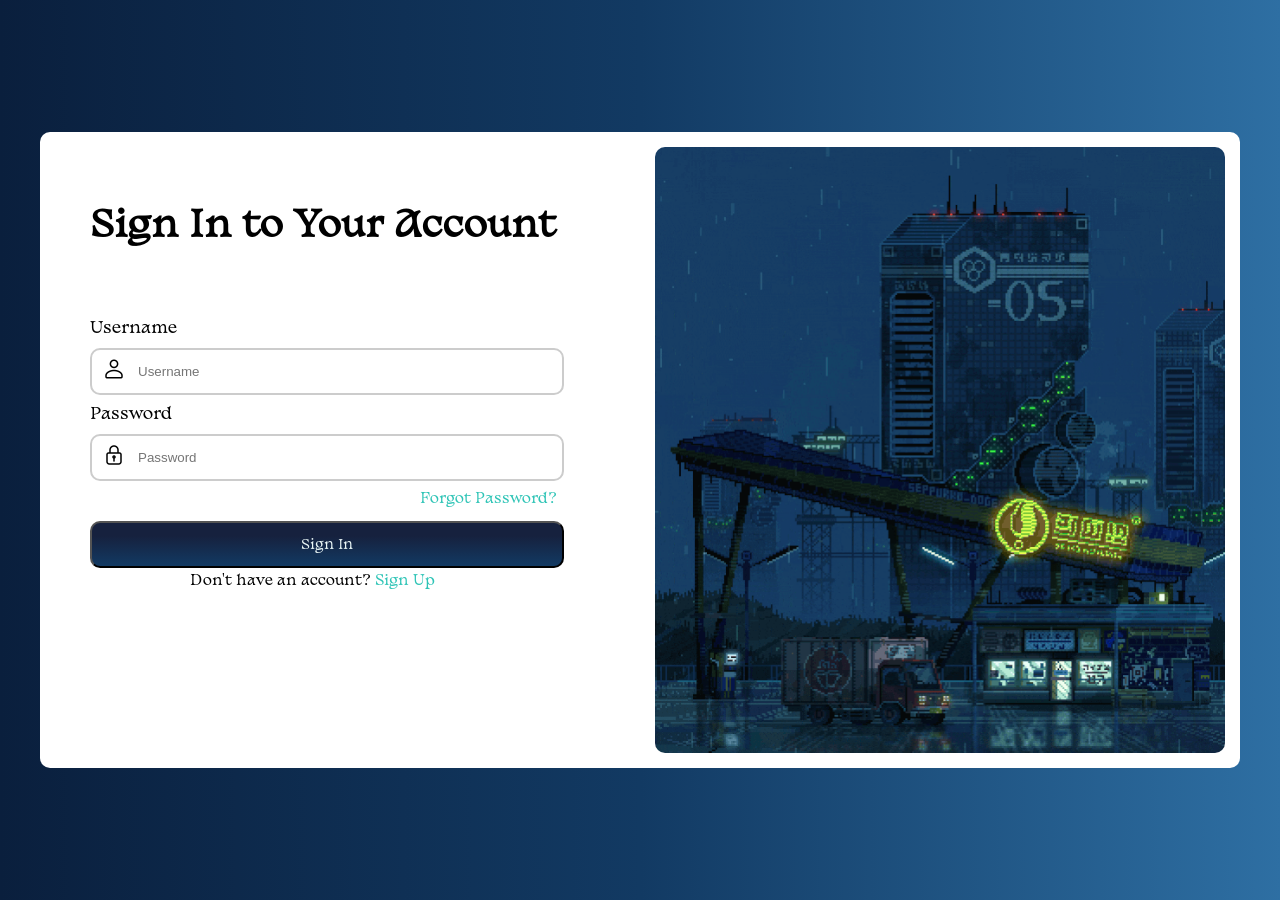
<file: index.html>
<!DOCTYPE html>
<html lang="id">
    <head>
        <link rel="stylesheet" href="css/index.css">
    <title>Game Tracker</title>
    <meta charset="UTF-8">
    <meta name="viewport" content="width=device-width, initial-scale=1.0">
</head>
<body>
    <!-- <div class="container"> -->
        <div class="kotak">
        <!-- https://dribbble.com/shots/19911496-Log-in-page 
        Design Login Form 1-->
        <!-- https://fontawesome.com/sessions/sign-in?next=%2Faccount%2Fgeneral? 
        Design Login Form 2-->
        <!-- https://dribbble.com/shots/24671160-Fillianta-Sign-Up
         Design Login Form 3 -->
        <!-- https://icon-sets.iconify.design/?query=lock
        Icon Design -->
        <div class="form-login">
            <h1>Sign In to Your Account</h1>
            <form action="login.php" method="POST">
                <label>Username</label>
                <label class="input-login">
                    <span class="icon" for="username"><img src="./icon/proicons--person.png" alt="un"></span>
                    <input type="text" placeholder="Username" id="username" name="username">
                </label>
                <label>Password</label>
                <label class="input-login">
                    <span class="icon"><img src="./icon/si--lock-line.png" alt="pw"></span>
                    <input type="password" placeholder="Password" id="password" name="password">
                </label>
                <a href="#" class="forgot-password" onclick="bukalp()">Forgot Password?</a>
                <button type="submit" class="btn-login">Sign In</button>
            </form>
            <div class="overlay" id="overlayy">
                <div class="popup">
                    <form action="ganti_pw.php" method="POST">
                        <h2>Ganti Password</h2>
                        <div class="keluar">
                            <a href="#" onclick="tutuplp()"><img src="icon/cross-icon.png"></a>
                        </div>
                        <label>Email</label>
                        <input type="email" class="input-lp" placeholder="Example@gmail.com" name="email_su" >
                        <label>Username</label>
                        <input type="text" class="input-lp" placeholder="Username" name="username_su">
                        <label>Password Baru</label>
                        <input type="password" class="input-lp" placeholder="Password Baru" name="password_baru_su">
                        <button type="submit" class="btn-reset">Ganti Password</button>
                    </form>
                </div>
            </div>
                <div class="create-account">
                    <p>Don't have an account? <a href="sign-up.html">Sign Up</a></p>
                </div>
        </div>
        <div class="kotak-login">
            <img src="./background/pombensin-kecil.gif" alt="hujan">
        </div>
    </div>
    <script>
        function bukalp() {
            document.getElementById("overlayy").style.display = "flex";
        }
        function tutuplp(){
            document.getElementById("overlayy").style.display = "none";
        }
    </script>
</body>
</html>
</file>
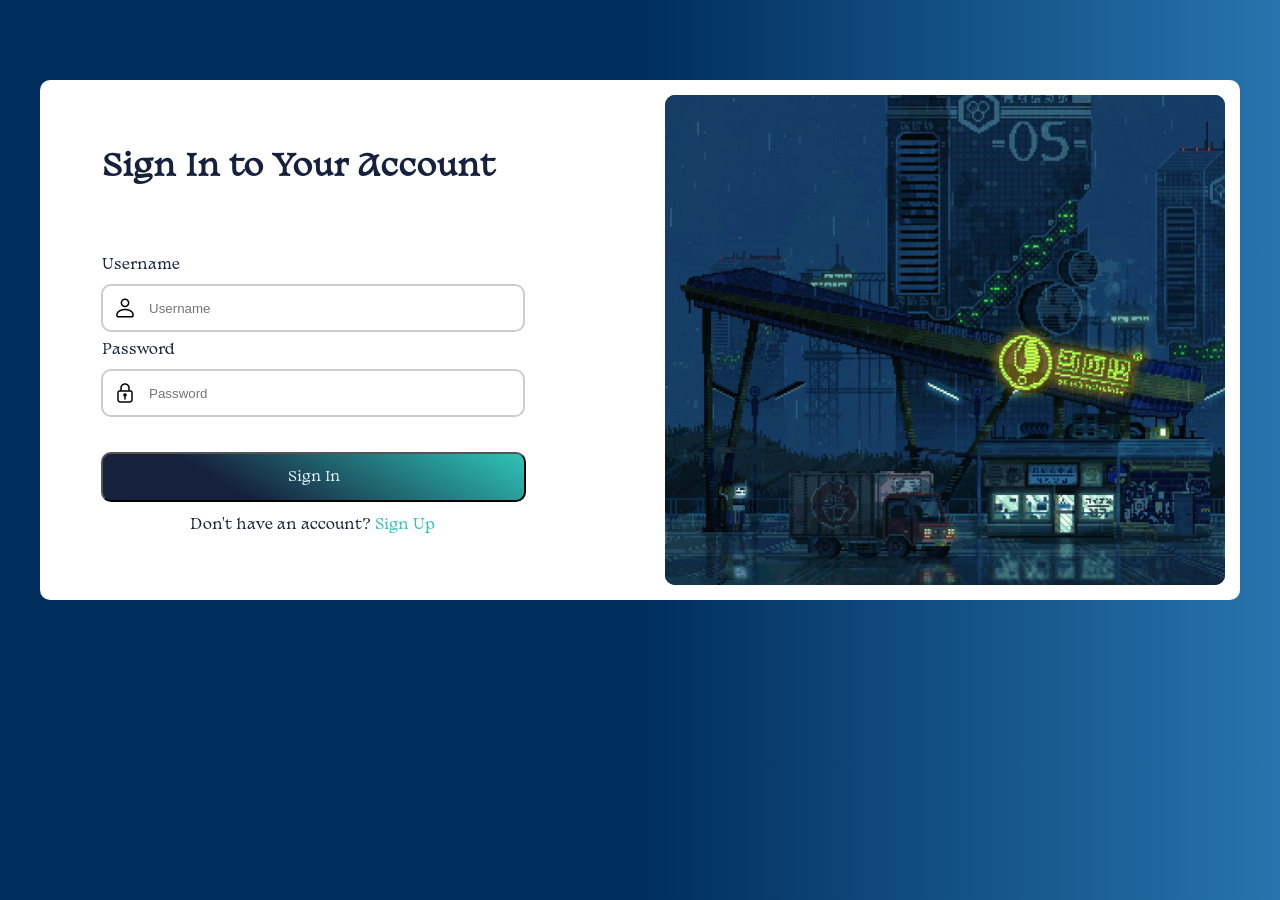
<file: login.html>
<link rel="stylesheet" href="login.css">
<!DOCTYPE html>
<html lang="id">
<head>
    <title>Game Tracker</title>
</head>
<body>
    <div class="kotak">
        <!-- https://dribbble.com/shots/19911496-Log-in-page 
        Design Login Form 1-->
        <!-- https://fontawesome.com/sessions/sign-in?next=%2Faccount%2Fgeneral? 
        Design Login Form 2-->
        <!-- https://dribbble.com/shots/24671160-Fillianta-Sign-Up
         Design Login Form 3 -->
        <!-- https://icon-sets.iconify.design/?query=lock
        Icon Design -->
        <div class="form-login">
            <h1>Sign In to Your Account</h1>
            <form action="">
                <label for="username">Username</label>
                <div class="input-login">
                    <span class="icon"><img src="./icon/proicons--person.png" alt="un"></span>
                    <input type="text" placeholder="Username" id="username">
                </div>
                <label for="password" class="label">Password</label>
                <div class="input-login">
                    <span class="icon"><img src="./icon/si--lock-line.png" alt="pw"></span>
                    <input type="password" placeholder="Password" id="password">
                </div>
                <button type="button" class="btn-login" onclick="window.location.href='dashboard.html'">Sign In</button>
                <div class="create-account">
                    <p>Don't have an account? <a href="sign-up.html">Sign Up</a></p>
                </div>
            </form>
        </div>
        <div class="kotak-login">
            <img src="./background/pombensin-kecil.gif" alt="hujan">
        </div>
    </div>
</body>
</html>
</file>
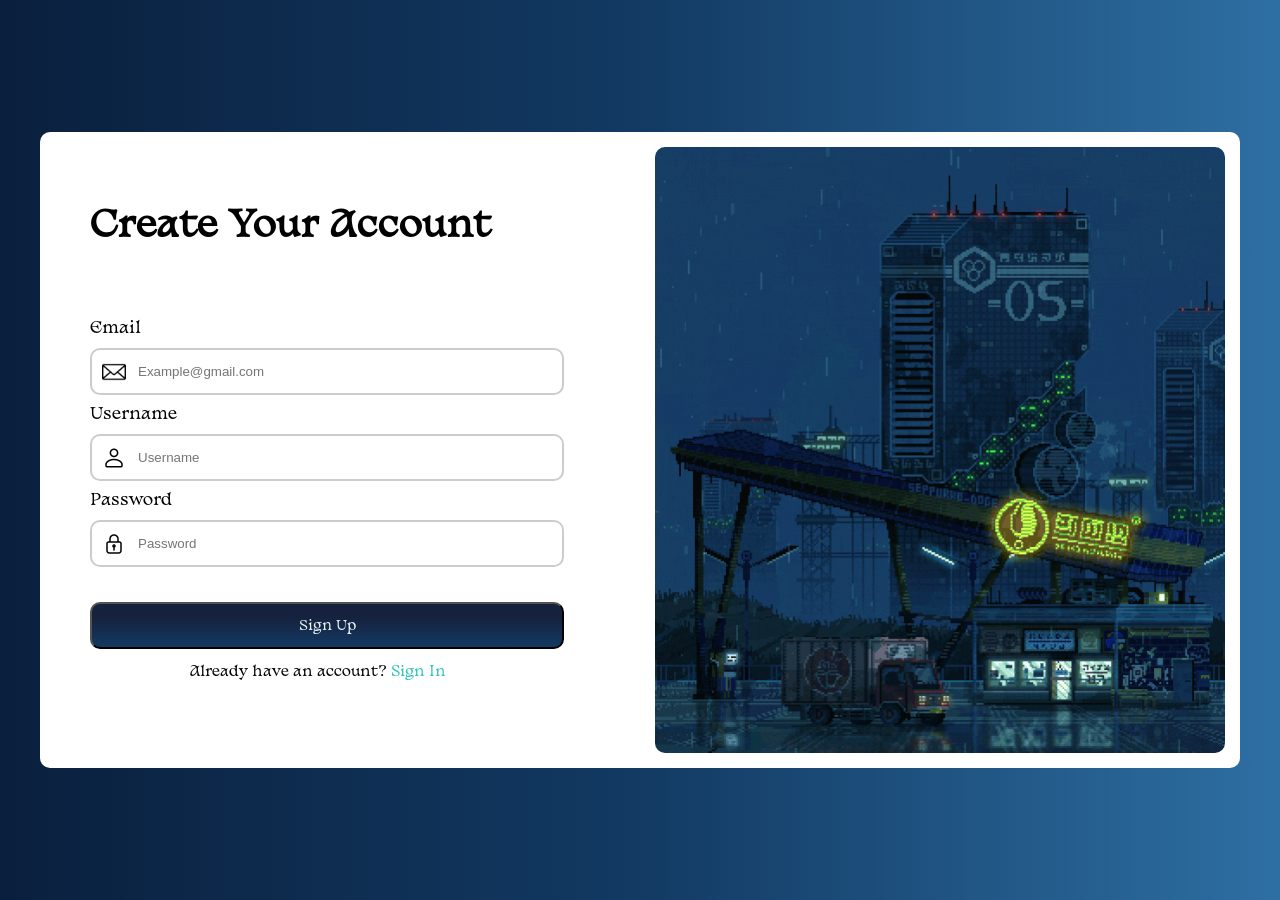
<file: sign-up.html>
<link rel="stylesheet" href="css/sign-up.css">
<!DOCTYPE html>
<html lang="id">
<head>
    <title>Game Tracker</title>
    <meta charset="UTF-8">
    <meta name="viewport" content="width=device-width, initial-scale=1.0">
</head>
<body>
    <div class="kotak">
        <div class="form-sign-in">
            <h1>Create Your Account</h1>
            <form action="register.php" method="POST">
                <label>Email</label>
                <label class="input-sign-in">
                <span class="icon"><img src="./icon/email.png" alt="un"></span>
                <input type="email" placeholder="Example@gmail.com" id="email" name="email_su" required>
                </label>
                <label>Username</label>
                <label class="input-sign-in">
                <span class="icon"><img src="./icon/proicons--person.png" alt="un"></span>
                <input type="text" placeholder="Username" id="username" name="username_su" required>
                </label>
                <label>Password</label>
                <label class="input-sign-in">
                <span class="icon"><img src="./icon/si--lock-line.png" alt="pw"></span>
                <input type="password" placeholder="Password" id="password" name="password_su" required>
                </label>
                <button type="submit" class="btn-sign-in" value="register">Sign Up</button>
                <div class="already">
                    <p>Already have an account? <a href="index.php">Sign In</a></p>
                </div>
            </form>
        </div>
        <div class="kotak-sign-in">
            <img src="./background/pombensin-kecil.gif" alt="hujan">
        </div>
    </div>
</body>
</html>
</file>
<file: css/index.css>
body{
    margin: 0;
    font-family: 'Basteleur-Moonlight', sans-serif;
    background: linear-gradient(to right,#0A1F3D, #123A63, #2E6FA3);
    min-height: 100vh;
    display: flex;
    justify-content: center;
    align-items: center;
}
*{
    box-sizing: border-box;
}
@font-face {
    font-family: 'Basteleur-Moonlight';
    src: url('../webfonts/Basteleur-Moonlight.woff') format('woff2');
    font-weight: normal;
    font-style: normal;
}

.kotak{
    width: 100%;
    max-width:1200px;
    background-color: white;
    border-radius: 10px;
    margin: 0;
    display: flex;
    overflow: hidden;
}
.form-login{
    display: flex;
    flex-direction: column;
    padding: 50px 0px 50px 50px;
    max-width: 600px;
    width: 100%;
}
.kotak-login{
    border-radius: 10px;
    width: 600px;
    display: flex;
    margin: 15px;
}
.kotak-login img{
    width: 100%;
    height: 100%;
    object-fit: cover;
    object-position: bottom;
    border-radius: 10px;
}
.form-login form{
    display: flex;
    flex-direction: column;
    gap: 10px;
    font-size: 14px;
}
.form-login h1{
    font-size: 36px;
    margin-bottom: 70px;
}
.form-login input{
    max-width: 410px;
    width: 100%;
    height: 100%;
    max-height: 47px; 
    border-radius: 5px;
    border: none;
    background: none;
    outline: none;
    color: #16213E;
}
.form-login label, .form-login p{
    font-size: 16px;
}
.icon img{
    width: 24px;
    height: 24px;
}
.input-login{
    display: flex;
    align-items: center;
    border: 2px solid #ccc;
    border-radius: 10px;
    padding: 10px;
    gap: 10px;
    max-width: 474px;
    width: 100%;
    max-height: 47px;
    height: 100%;
}
.input-login:focus-within{
    border: 2px solid #16213E;
}
.btn-login{
    font-family: 'Basteleur-Moonlight', sans-serif;
    margin-top: 4px;
    background: linear-gradient(#16213E 30%, #123A63 100%);
    outline: none;
    max-width: 474px;
    width: 100%;
    height: 47px;  
    border-radius: 10px;
    color: #EAF6F6;
    cursor: pointer;
}
.forgot-password{
    font-family: 'Basteleur-Moonlight', sans-serif;
    text-decoration: none;
    color: #2ec4b6;
    font-size: 14px;
    margin-left: 330px;
    width: 148px;
    background: none;
    outline: none;
    border: none;
    cursor: pointer;

}
.forgot-password:hover{
    color: #123A63;
}
.overlay{
    position: fixed;
    top: 0;
    left: 0;
    width: 100%;
    height: 100%;
    background: rgba(0,0,0,0.4);
    backdrop-filter: blur(5px);
    display: none;
    justify-content: center;
    align-items: center;
}
.popup{
    background-color:#131B32;
    width: 500px;
    height: auto;
    padding: 15px;
    border-radius: 10px;
    color: white;
    /* border: px solid #ccc; */
}
.popup h2{
    display: block;
    margin: 0px;
    margin-bottom: 20px;
    text-align: center;
}
.popup label{
    font-family: 'Basteleur-Moonlight',sans-serif;
}
.popup .keluar{
    width: 32px;
    height: 32px;
    border: 2px solid #ccc;
    border-radius: 10px;
    display: flex;
    align-items: center;
    justify-content: center;
    margin: -58px auto auto 440px;
}

.popup .keluar img, a{
    width: 16px;
    height: 16px;
    /* margin: auto; */
}
.overlay label{
    display:block;
    margin: 0px 11px;
}
.overlay .input-lp{
    display: flex;
    align-items: center;
    border: 2px solid #ccc;
    border-radius: 10px;
    padding: 10px;
    gap: 10px;
    width: 400px;
    margin-left: 11px;
    background: white;
}
.btn-reset{
    border: 2px solid #ccc;
    border-radius: 10px;
    width: 200px;
    height: 30px;
    margin: 10px auto;
    cursor: pointer;
}
.create-account{
    margin-top: -20px;
}
.create-account a{
    text-decoration: none;
    color: #2EC4B6;
    font-size: 14px;
}
.create-account a:hover{
    color: #123A63;
}
.create-account p{
    font-size: 14px;
    margin: 25px 0px 0px 100px;
}
.btn-login:hover{
    background: #123A63;
}
</file>
<file: login.css>
body{
    color: #16213E;
    margin: auto;
    font-family: 'Basteleur-Moonlight', sans-serif;
    background: linear-gradient(to right, #002E5D, #002E5D, #2774ae);
}

@font-face {
    font-family: 'Basteleur-Moonlight';
    src: url('./webfonts/Basteleur-Moonlight.woff') format('woff2');
    font-weight: normal;
    font-style: normal;
}
.kotak{
    width: 1200px;
    height: 520px;
    background-color: white;
    border-radius: 10px;
    margin: 80px auto;
    display: flex;
    overflow: hidden;
}
.form-login{
    display: flex;
    flex-direction: column;
    padding: 50px 0px 50px 50px;
    width: 600px;
}
.kotak-login{
    background-color: #16213E;
    border-radius: 10px;
    width: 600px;
    display: flex;
    margin: 15px;
}
.kotak-login img{
    width: 100%;
    height: 100%;
    object-fit: cover;
    object-position: bottom;
    border-radius: 10px;
}
.form-login form{
    display: flex;
    flex-direction: column;
    gap: 10px;
    font-size: 14px;
}
.form-login h1{
    font-size: 30px;
    margin-left: 12px;
    margin-bottom: 70px;
}
.form-login input{
    width: 410px;
    /* height: 40px; */
    border-radius: 5px;
    border: none;
    background: none;
    outline: none;
    color: #16213E;
}
.form-login label, p{
    margin-left: 12px;
}
.icon img{
    width: 24px;
    height: 24px;
}
.input-login{
    display: flex;
    align-items: center;
    border: 2px solid #ccc;
    border-radius: 10px;
    padding: 10px;
    gap: 10px;
    width: 400px;
    margin-left: 11px;
}
.input-login:focus-within{
    border: 2px solid #16213E;
}
.btn-login{
    font-family: 'Basteleur-Moonlight', sans-serif;
    margin-top: 25px;
    margin-left: 11px;
    background: linear-gradient(30deg,#16213E 30%, #2EC4B6 100%);
    outline: none;
    width: 425px;   
    height: 50px;
    border-radius: 10px;
    color: #EAF6F6;
    cursor: pointer;
}
.create-account{
    margin-top: -20px;
}
.create-account a{
    text-decoration: none;
    color: #2EC4B6;
    font-size: 14px;
}
.create-account a:hover{
    color: #20867c;
}
.create-account p{
    font-size: 14px;
    margin: 25px 0px 0px 100px;
}
.btn-login:hover{
    /* background: linear-gradient(30deg,#2EC486 30%, #16213E 100%); */
     background: linear-gradient(30deg,#0f172a 30%, #1d8f85 100%);
    /* filter: brightness(80%); */
}
</file>
<file: css/sign-up.css>
body{
    margin: 0;
    font-family: 'Basteleur-Moonlight', sans-serif;
    background: linear-gradient(to right,#0A1F3D, #123A63, #2E6FA3);
    min-height: 100vh;
    display: flex;
    justify-content: center;
    align-items: center;
}
*{
    box-sizing: border-box;
}
@font-face {
    font-family: 'Basteleur-Moonlight';
    src: url('../webfonts/Basteleur-Moonlight.woff') format('woff2');
    font-weight: normal;
    font-style: normal;
}
.kotak{
    width: 100%;
    max-width:1200px;
    background-color: white;
    border-radius: 10px;
    margin: 0;
    display: flex;
    overflow: hidden;
}
.form-sign-in{
    display: flex;
    flex-direction: column;
    padding: 50px 0px 50px 50px;
    max-width: 600px;
    width: 100%;
}
.kotak-sign-in{
    /* background-color: #16213E; */
    border-radius: 10px;
    width: 600px;
    display: flex;
    margin: 15px;
}
.kotak-sign-in img{
    width: 100%;
    height: 100%;
    object-fit: cover;
    object-position: bottom;
    border-radius: 10px;
}
.form-sign-in form{
    display: flex;
    flex-direction: column;
    gap: 10px;
    font-size: 14px;
}
.form-sign-in h1{
    font-size: 36px;
    /* margin-top: 10px; */
    margin-bottom: 70px;
}
.form-sign-in input{
    max-width: 410px;
    width: 100%;
    height: 100%;
    max-height: 47px; 
    border-radius: 5px;
    border: none;
    background: none;
    outline: none;
    color: #16213E;
}
.form-sign-in label, .form-sign-in p{
    font-size: 16px;
}
.icon img{
    width: 24px;
    height: 24px;
}
.input-sign-in{
    display: flex;
    align-items: center;
    border: 2px solid #ccc;
    border-radius: 10px;
    padding: 10px;
    gap: 10px;
    max-width: 474px;
    width: 100%;
    max-height: 47px;
    height: 100%;
}
.input-sign-in:focus-within{
    border: 2px solid #16213E;
}

.btn-sign-in{
    font-family: 'Basteleur-Moonlight', sans-serif;
    margin-top: 25px;
    background: linear-gradient(#16213E 30%, #123A63 100%);
    outline: none;
    max-width: 474px;
    width: 100%;
    height: 47px;  
    border-radius: 10px;
    color: #EAF6F6;
    cursor: pointer;
}
.btn-sign-in:hover{
    background: #123A63;     
}
.already{
    margin-top: -20px;
}
.already a{
    text-decoration: none;
    color: #2EC4B6;
    font-size: 14px;
}
.already a:hover{
    color: #193a6b;
}
.already p{
    font-size: 14px;
    margin: 25px 0px 0px 100px;
}
</file>
